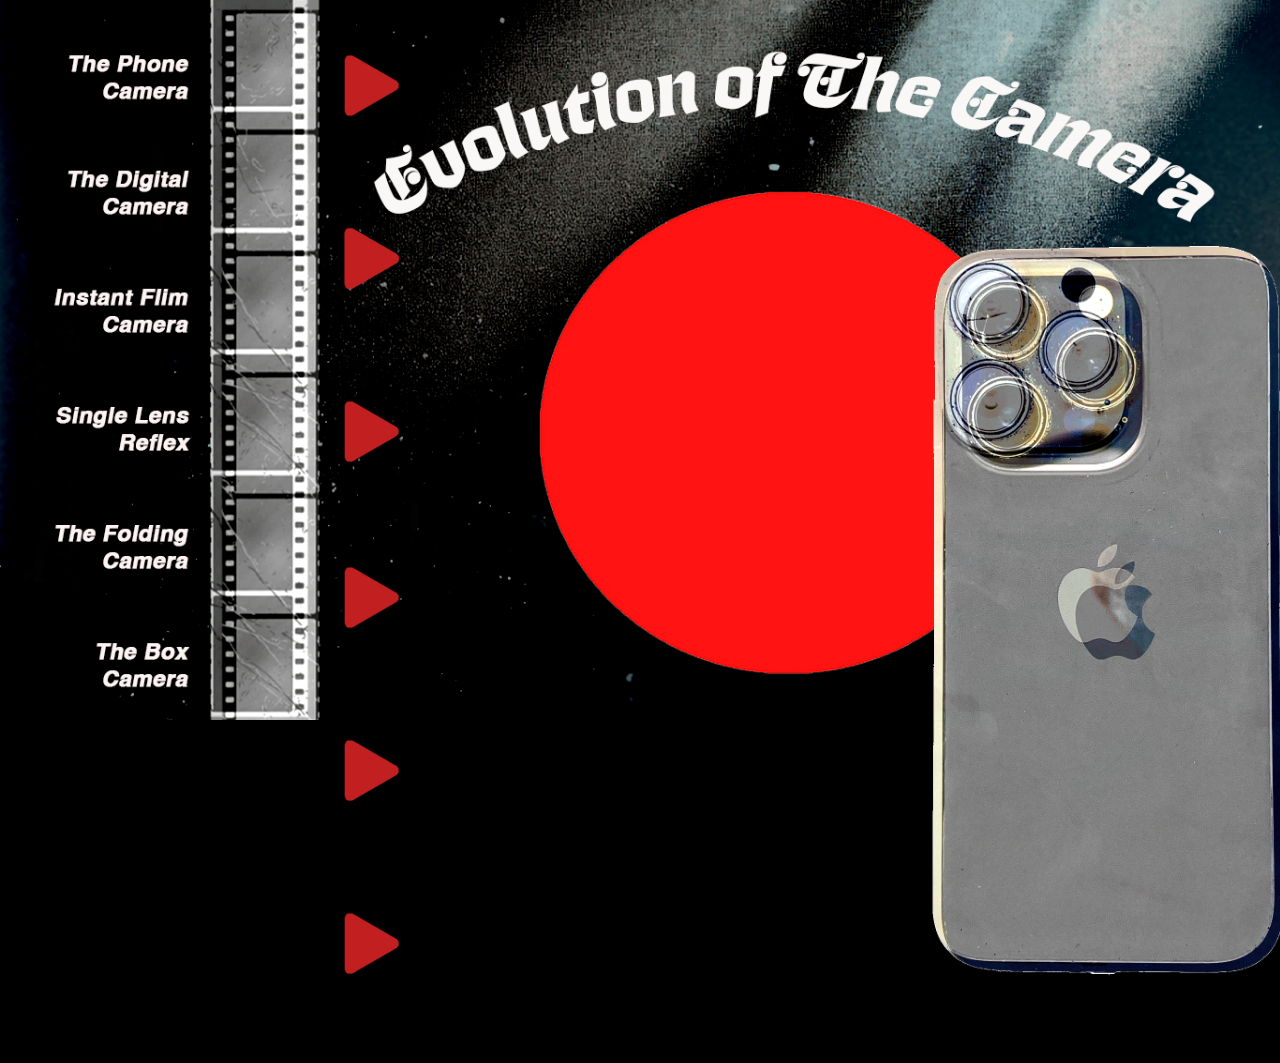
<file: index.html>
<!DOCTYPE html>
<html>
    <head>
        <title>iPhone</title>
        <link rel="stylesheet" href="style.css">
    </head>
    <body>
        <a href="page2.html">
            <img class="iphone" src="iPhonenew.gif">
        </a>

        <img src="FINAL.png" class="Triangle1" href="index.html">

<a  href="index.html"> <img src="FINAL.png" class="Triangle2"></a>

<a  href="page2.html"> <img src="FINAL.png" class="Triangle2"></a>

<a  href="page3.html"> <img src="FINAL.png" class="Triangle3"></a>

<a  href="page4.html"> <img src="FINAL.png" class="Triangle4"></a>

<a  href="page5.html"> <img src="FINAL.png" class="Triangle5"></a>

<a  href="page6.html"> <img src="FINAL.png" class="Triangle6"></a>        
    </body>
</html>
</file>
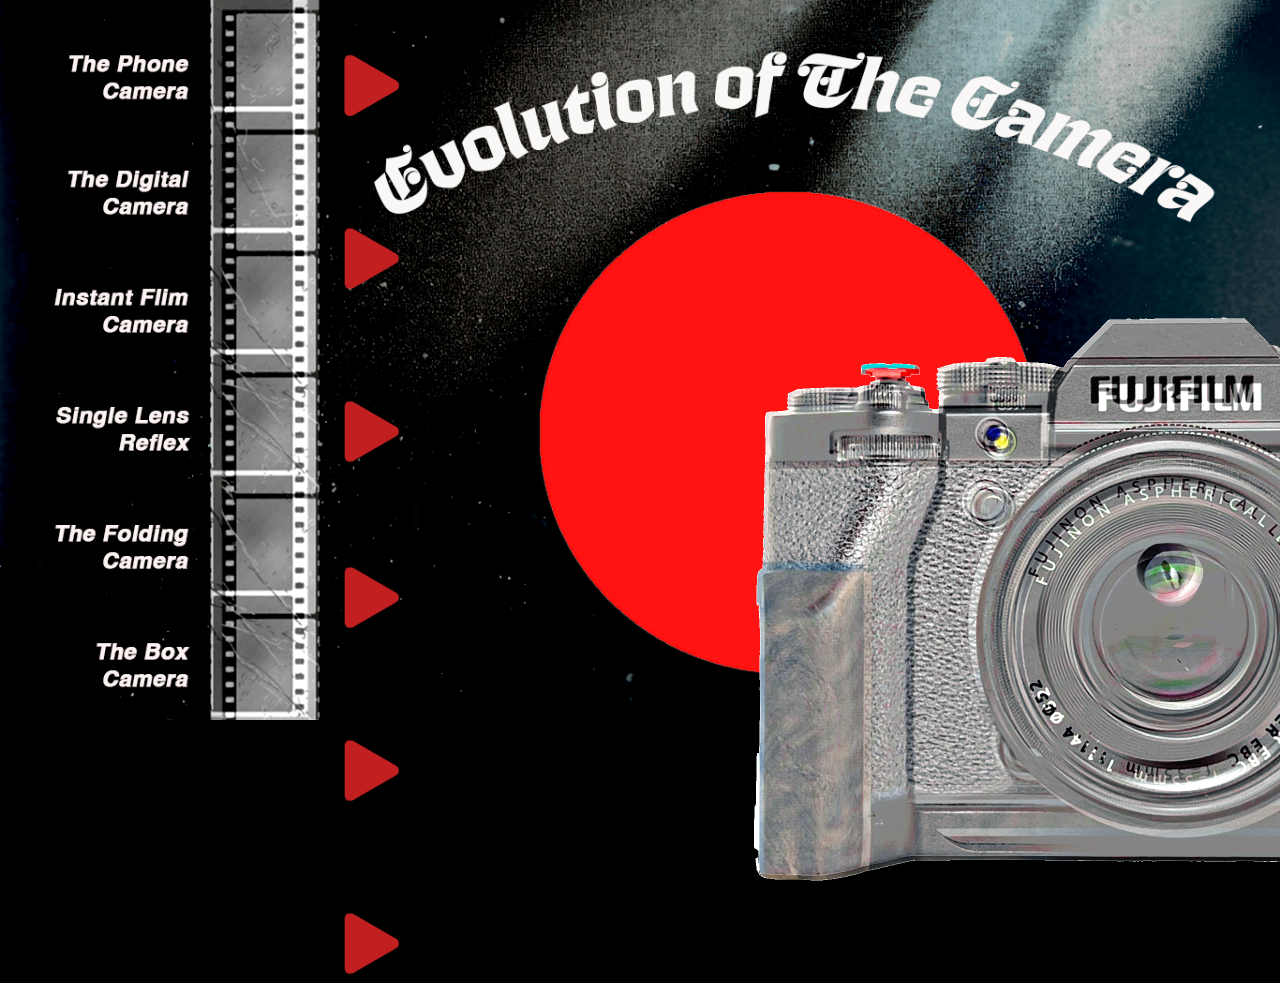
<file: page2.html>
<!DOCTYPE html>
<html>
    <head>
        <title>DigitalCamera</title>
        <link rel="stylesheet" href="style.css">
    </head>
    <body>
        <a href="page3.html">
            <img class="DSLR" src="DSLRnew.gif">
        </a>
    </body>

    <body>
    
        <img src="FINAL.png" class="Triangle1" href="index.html">

<a  href="index.html"> <img src="FINAL.png" class="Triangle1"></a>

<a  href="page2.html"> <img src="FINAL.png" class="Triangle2"></a>

<a  href="page3.html"> <img src="FINAL.png" class="Triangle3"></a>

<a  href="page4.html"> <img src="FINAL.png" class="Triangle4"></a>

<a  href="page5.html"> <img src="FINAL.png" class="Triangle5"></a>

<a  href="page6.html"> <img src="FINAL.png" class="Triangle6"></a>        
    </body>

</html>
</file>
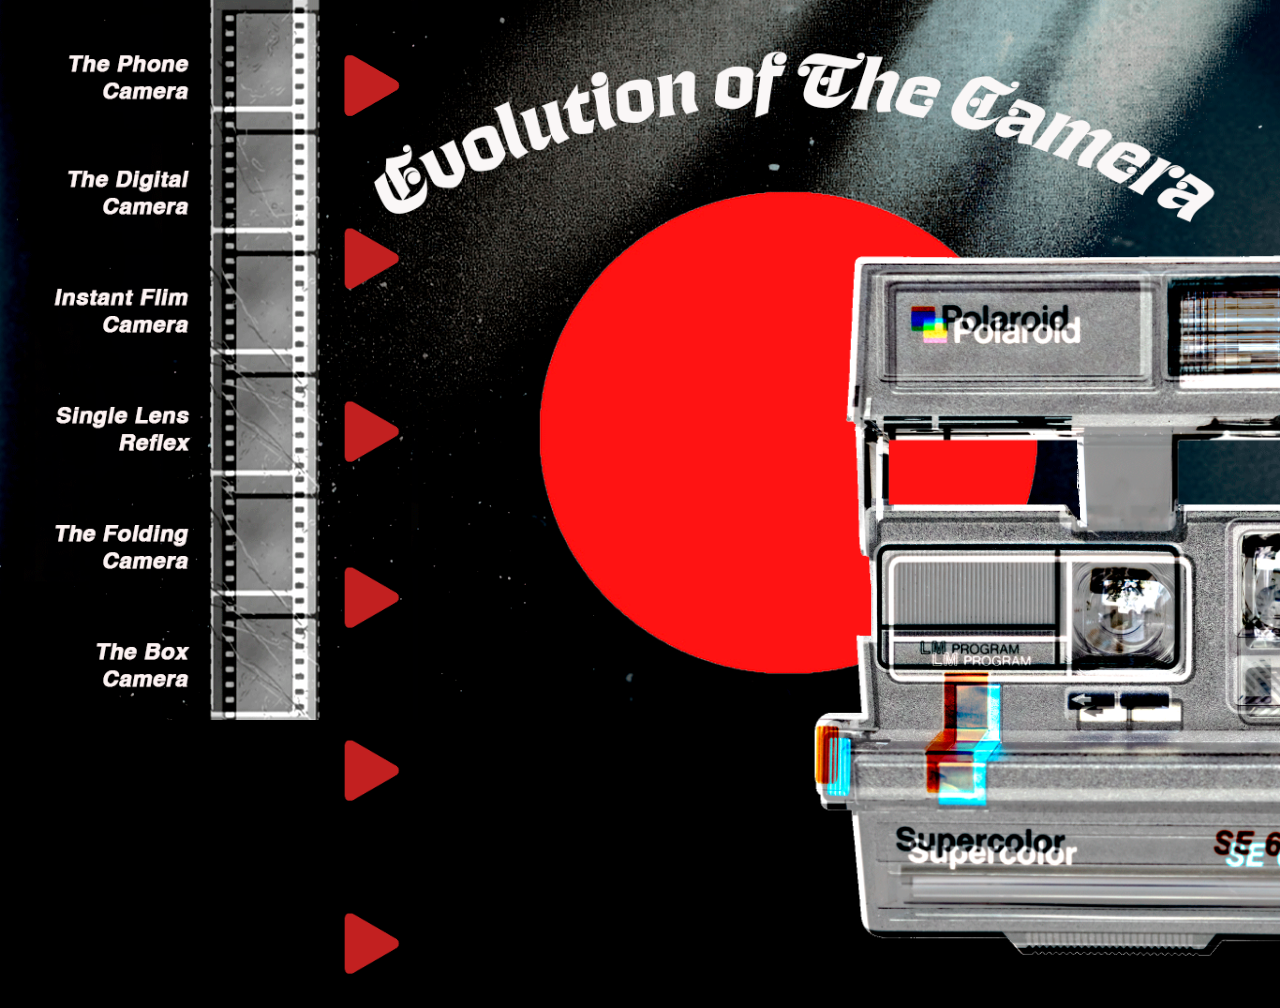
<file: page3.html>
<!DOCTYPE html>
<html>
    <head>
        <title>Instant</title>
        <link rel="stylesheet" href="style.css">
    </head>
    <body>
        <a href="page4.html">
            <img class="Instant" src="Polaroidnew_.gif">
        </a>
    </body>

    <body>
    
        <img src="FINAL.png" class="Triangle1" href="index.html">

<a  href="index.html"> <img src="FINAL.png" class="Triangle1"></a>

<a  href="page2.html"> <img src="FINAL.png" class="Triangle2"></a>

<a  href="page3.html"> <img src="FINAL.png" class="Triangle3"></a>

<a  href="page4.html"> <img src="FINAL.png" class="Triangle4"></a>

<a  href="page5.html"> <img src="FINAL.png" class="Triangle5"></a>

<a  href="page6.html"> <img src="FINAL.png" class="Triangle6"></a>        
    </body>

</html>
</file>
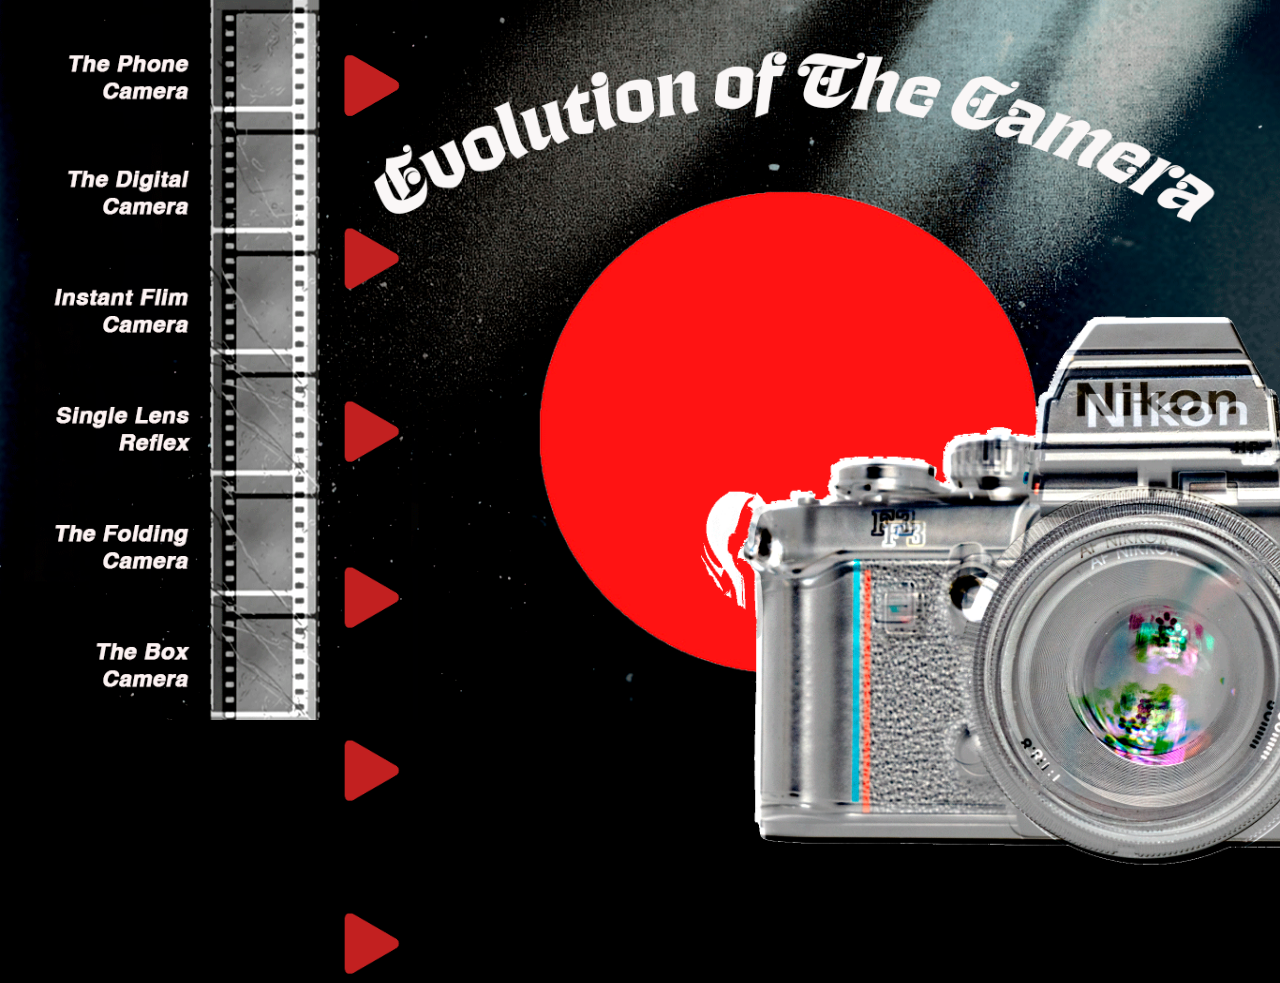
<file: page4.html>
<!DOCTYPE html>
<html>
    <head>
        <title>SLR</title>
        <link rel="stylesheet" href="style.css">
    </head>
    <body>
        <a href="page5.html">
            <img class="SLR" src="SLRnew.gif">
        </a>
    </body>

    <body>
    
        <img src="FINAL.png" class="Triangle1" href="index.html">

<a  href="index.html"> <img src="FINAL.png" class="Triangle1"></a>

<a  href="page2.html"> <img src="FINAL.png" class="Triangle2"></a>

<a  href="page3.html"> <img src="FINAL.png" class="Triangle3"></a>

<a  href="page4.html"> <img src="FINAL.png" class="Triangle4"></a>

<a  href="page5.html"> <img src="FINAL.png" class="Triangle5"></a>

<a  href="page6.html"> <img src="FINAL.png" class="Triangle6"></a>        
    </body>

</html>
</file>
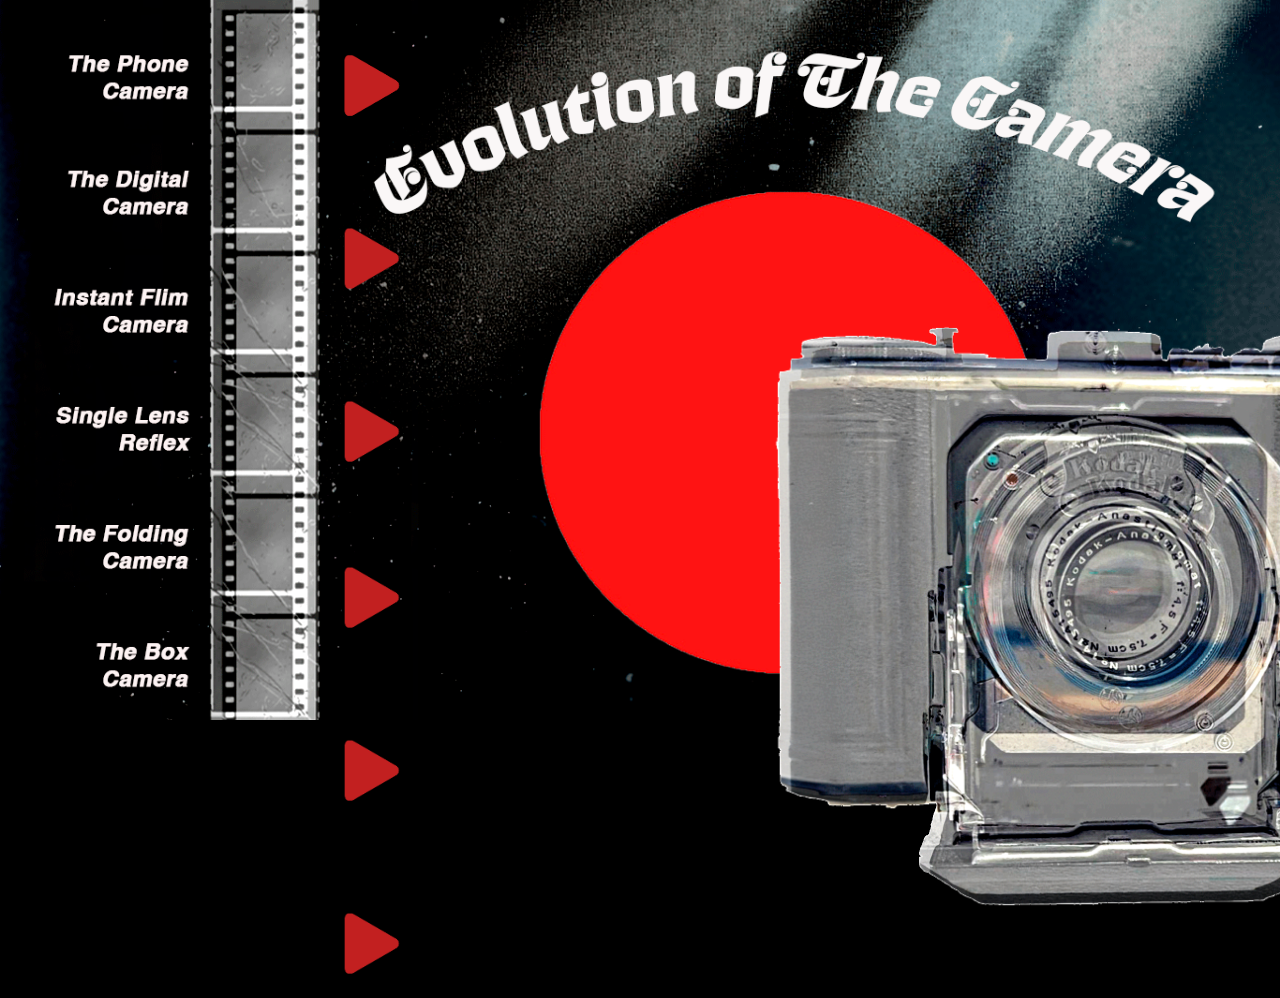
<file: page5.html>
<!DOCTYPE html>
<html>
    <head>
        <title>Folding</title>
        <link rel="stylesheet" href="style.css">
    </head>
    <body>
        <a href="page6.html">
            <img class="Folding" src="Foldingnew.gif">
        </a>
    </body>

    <body>
    
        <img src="FINAL.png" class="Triangle1" href="index.html">

<a  href="index.html"> <img src="FINAL.png" class="Triangle1"></a>

<a  href="page2.html"> <img src="FINAL.png" class="Triangle2"></a>

<a  href="page3.html"> <img src="FINAL.png" class="Triangle3"></a>

<a  href="page4.html"> <img src="FINAL.png" class="Triangle4"></a>

<a  href="page5.html"> <img src="FINAL.png" class="Triangle5"></a>

<a  href="page6.html"> <img src="FINAL.png" class="Triangle6"></a>        
    </body>

</html>
</file>
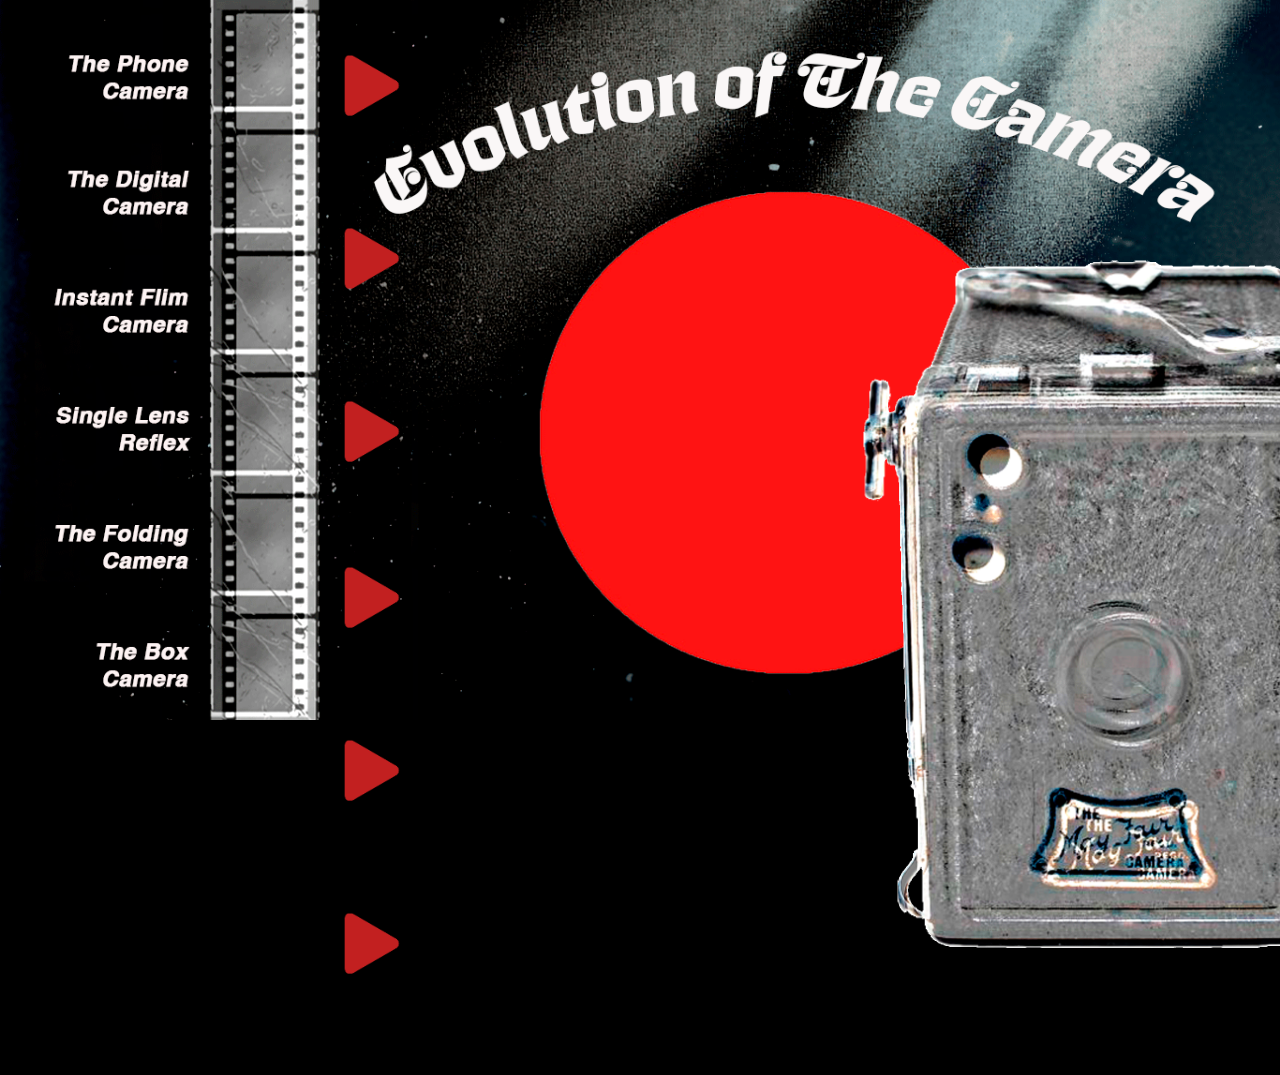
<file: page6.html>
<!DOCTYPE html>
<html>
    <head>
        <title>Box</title>
        <link rel="stylesheet" href="style.css">
    </head>
    <body>
        <a href="index.html">
            <img class="Box" src="Boxnew.gif">
        </a>
    </body>

    <body>
    
       

<a  href="index.html"> <img src="FINAL.png" class="Triangle1"></a>

<a  href="page2.html"> <img src="FINAL.png" class="Triangle2"></a>

<a  href="page3.html"> <img src="FINAL.png" class="Triangle3"></a>

<a  href="page4.html"> <img src="FINAL.png" class="Triangle4"></a>

<a  href="page5.html"> <img src="FINAL.png" class="Triangle5"></a>

<a  href="page6.html"> <img src="FINAL.png" class="Triangle6"></a>        
    </body>

</html>
</file>
<file: style.css>
body {
    padding:0;
    margin:0;
    background:black;
 
    background-image: url(Newbackground.gif);
    background-size: 100%;
    background-repeat: no-repeat;
        
    
}

img {
    position:absolute;
    top:50%;
    left:50%;
    transform:translate(-50%, -50%);
}

.iphone {
    position: absolute;
    left: 1120px;
    top: 570px;
    width: 740px;
    height:auto;
    z-index: 21px;
}

.DSLR {
    position: absolute;
    left: 1130px;
    top: 530px;
    width: 900px;
    height:auto;
    z-index: 21px;
}

.Instant {
    position: absolute;
    left: 1100px;
    top: 605px;
    width: 805px;
    height:auto;
    z-index: 21px;
}

.SLR {
    position: absolute;
    left: 1120px;
    top: 590px;
    width: 950px;
    height:auto;
    z-index: 21px;
}

.Folding {
    position: absolute;
    left: 1108px;
    top: 610px;
    width: 890px;
    height:auto;
    z-index: 21px;
}

.Box {
    position: absolute;
    left: 1118px;
    top: 605px;
    width: 865px;
    height:auto;
    z-index: 21px;
}

.Triangle1 {
    width: 85px;
    height: auto;
    top: 87px;
    left: 372px;
    z-index: 1001;
}
.Triangle2 {
    width: 85px;
    height: auto;
    top: 260px;
    left: 372px;
    z-index: 1001;
}
.Triangle3 {
    width: 85px;
    height: auto;
    top: 433px;
    left: 372px;
    z-index: 1001;
}
.Triangle4 {
    width: 85px;
    height: auto;
    top: 599px;
    left: 372px;
    z-index: 1001;
}
.Triangle5 {
    width: 85px;
    height: auto;
    top: 772px;
    left: 372px;
    z-index: 1001;
}
.Triangle6 {
    width: 85px;
    height: auto;
    top: 945px;
    left: 372px;  
}
</file>
